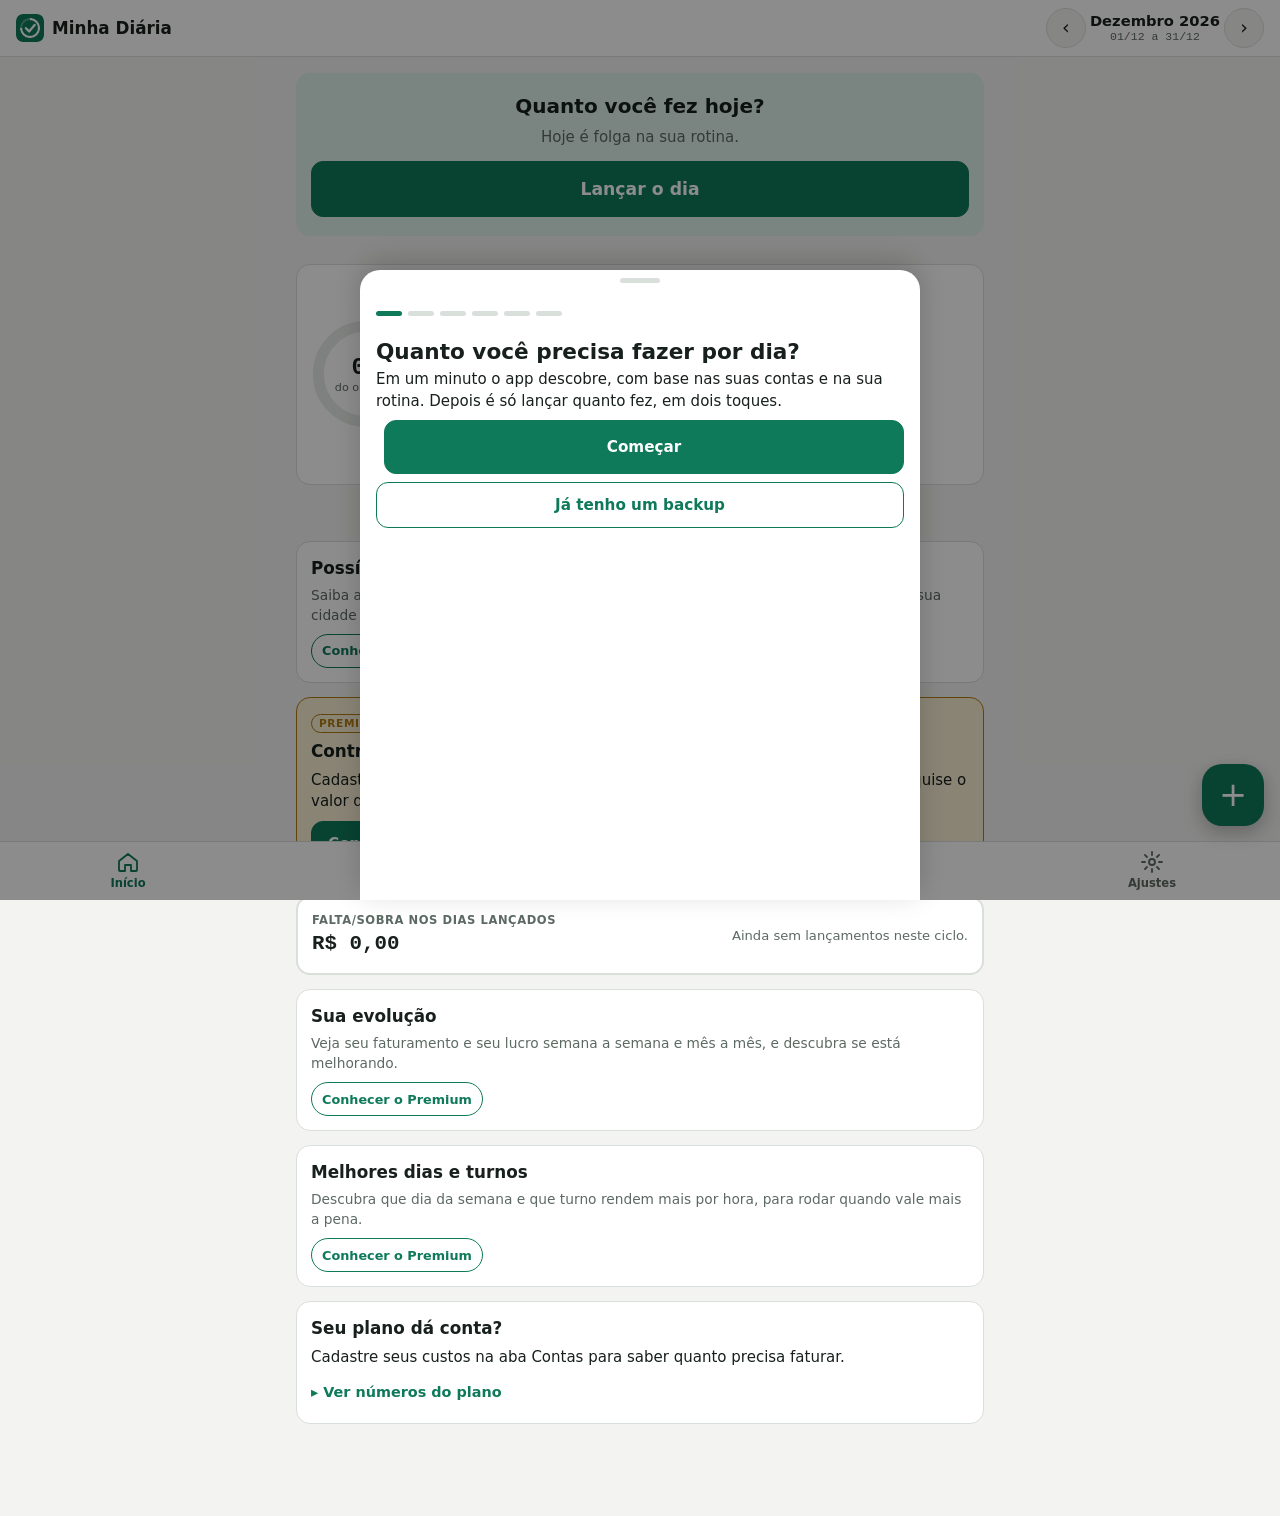
<file: index.html>
<!DOCTYPE html>
<html lang="pt-BR">
<head>
<meta charset="UTF-8">
<meta name="viewport" content="width=device-width, initial-scale=1, viewport-fit=cover">
<!-- Segurança: o navegador só roda scripts deste site e só conversa com os serviços listados. -->
<meta http-equiv="Content-Security-Policy" content="default-src 'self'; script-src 'self'; style-src 'self' 'unsafe-inline'; img-src 'self' data:; connect-src 'self' https://parallelum.com.br https://nominatim.openstreetmap.org https://router.project-osrm.org https://*.workers.dev https://api.open-meteo.com https://identitytoolkit.googleapis.com https://securetoken.googleapis.com https://firestore.googleapis.com; object-src 'none'; base-uri 'self'; form-action 'self'">
<title>Minha Diária</title>
<meta name="description" content="Controle diário para motoristas de aplicativo: quanto faturar por dia para pagar todas as contas do mês.">
<meta name="theme-color" content="#0f7a5a">
<link rel="manifest" href="manifest.webmanifest">
<link rel="icon" href="icons/icon-192.png" type="image/png">
<link rel="apple-touch-icon" href="icons/icon-192.png">
<link rel="stylesheet" href="styles.css">
</head>
<body>
<header class="top">
  <div class="brand"><img src="icons/icon-192.png" alt="" width="28" height="28"><span>Minha Diária</span><span class="pro-tag" id="proTag" hidden>Premium</span></div>
  <div class="cyc" aria-label="Ciclo">
    <button type="button" id="cPrev" class="ib" aria-label="Ciclo anterior">‹</button>
    <div class="cyc-txt"><strong id="cNome">–</strong><span id="cDatas" class="num"></span></div>
    <button type="button" id="cNext" class="ib" aria-label="Próximo ciclo">›</button>
  </div>
</header>

<main class="wrap">
  <!-- INÍCIO -->
  <section class="view" data-view="inicio">
    <div class="card hero" id="hero">
      <p class="hero-q">Quanto você fez hoje?</p>
      <p class="hero-meta" id="heroMeta"></p>
      <button type="button" class="btn big" id="heroBtn">Lançar o dia</button>
      <div class="pend" id="pend" hidden><span class="muted">Faltou lançar:</span><div class="chips" id="pendChips"></div></div>
    </div>

    <div id="devAviso"></div>
    <div id="avisos"></div>

    <div class="ring-card card">
      <svg class="ring" viewBox="0 0 120 120" aria-hidden="true"><circle cx="60" cy="60" r="52" class="ring-bg"/><circle cx="60" cy="60" r="52" class="ring-fg" id="ringFg"/></svg>
      <div class="ring-txt"><span class="num" id="pPct">0%</span><small>do objetivo</small></div>
      <dl class="ring-kv">
        <dt>Precisa fazer no mês</dt><dd class="num" id="tObj">–</dd>
        <dt>Por dia de trabalho</dt><dd class="num" id="tDia">–</dd>
        <dt>Feito</dt><dd class="num" id="tFeito">–</dd>
        <dt>Falta</dt><dd class="num" id="tFalta">–</dd>
      </dl>
    </div>
    <p class="muted center" id="tFaltaNote"></p>

    <div class="card pro-card" id="cardDin">
      <h2>Possíveis Dinâmicos</h2>
      <div id="dinBox"></div>
    </div>

    <div class="card upsell" id="upInicio">
      <span class="pro-tag">Premium</span>
      <h2>Controle suas finanças completas</h2>
      <p>Cadastre cartões, empréstimos, aluguel e dívidas parceladas, um por um. E pesquise o valor do seu carro na Tabela FIPE, o IPVA e os preços de oficinas perto de você.</p>
      <button type="button" class="btn" data-premium>Conhecer o Premium</button>
    </div>

    <div class="card fs" id="fsBox">
      <div><span class="lbl">Falta/Sobra nos dias lançados</span><span class="val num" id="tFS">–</span></div>
      <span class="note" id="tFSNote"></span>
    </div>

    <div class="card" id="porApp" hidden>
      <h2>Quanto veio de cada aplicativo</h2>
      <dl class="kv" id="porAppKv"></dl>
    </div>

    <div class="card" id="cardConq">
      <div class="h-row"><h2>Suas conquistas</h2><button type="button" class="btn tiny" id="btnResumo">Compartilhar o mês</button></div>
      <div class="streak" id="streak"></div>
      <div class="badges" id="badges"></div>
    </div>

    <div class="card pro-card" id="cardEvol">
      <div class="h-row"><h2>Sua evolução</h2><div class="seg sm" id="evolModo" role="radiogroup" aria-label="Período"><button type="button" data-m="sem">Semanas</button><button type="button" data-m="mes">Meses</button></div></div>
      <div id="evolBox"></div>
    </div>

    <div class="card pro-card" id="cardMelhores">
      <h2>Melhores dias e turnos</h2>
      <div id="melhoresBox"></div>
    </div>

    <div class="card" id="analise">
      <h2>Seu plano dá conta?</h2>
      <p id="aPlano"></p>
      <details class="mais"><summary>Ver números do plano</summary><dl class="kv" id="aKv"></dl></details>
    </div>
  </section>

  <!-- DIAS -->
  <section class="view" data-view="dias" hidden>
    <p class="muted">Toque num dia para lançar ou corrigir.</p>
    <div class="list" id="rows"></div>
  </section>

  <!-- CONTAS -->
  <section class="view" data-view="contas" hidden>
    <div class="card">
      <h2>Resumo de <span id="resumoNome"></span></h2>
      <dl class="kv" id="resumoContas"></dl>
    </div>

    <div class="card">
      <div class="h-row"><h2>Custos do carro</h2><button type="button" class="btn tiny" id="btnPesquisa">Pesquisar preços <span class="pro-mini">PRO</span></button></div>
      <p class="muted">Toque num atalho para adicionar. O combustível fica separado, abaixo.</p>
      <div class="chips add" id="chipsCarro"></div>
      <div id="listaCarro" class="items"></div>
    </div>

    <div class="card">
      <h2>Combustível e custo por km</h2>
      <p class="muted">No lançamento do dia você informa quanto gastou de combustível. O app calcula a sua média por km.</p>
      <div id="combBox" class="wz-st"></div>
      <p class="muted" id="combReal"></p>
      <div id="rkmBox" class="wz-st"></div>
      <p class="muted" id="rkmReal"></p>
      <dl class="kv" id="kmRes"></dl>
      <p class="muted" id="kmDica"></p>
      <p class="muted">Óleo, pneus e alinhamento podem ser cadastrados "a cada X km" em Custos do carro. Eles entram aqui.</p>
      <div id="abastBox" class="pro-card"></div>
    </div>

    <!-- Grátis: um número só -->
    <div class="card" id="cardCasa">
      <h2>Sua meta mensal</h2>
      <label>Quanto quer que sobre no mês (R$)<input type="text" inputmode="decimal" id="cfgRetirada" placeholder="0,00"></label>
      <p class="muted">O que você quer tirar limpo, depois do carro e do combustível, para pagar suas contas e para você. O app soma com os custos do carro e calcula quanto fazer por dia e por mês.</p>
    </div>
    <div class="card upsell" id="cardUpsell">
      <h2>Deseja ter controle das suas finanças completas?</h2>
      <p>Com o Premium você cadastra cada conta separada: cartões de crédito, empréstimos, aluguel, contas de casa e dívidas parceladas, e o app avisa quando cada uma termina.</p>
      <button type="button" class="btn" data-premium>Conhecer o Premium</button>
    </div>

    <!-- Premium: finanças completas -->
    <div id="premiumContas" hidden>
      <div class="card pro-card">
        <h2>Contas da casa e dívidas</h2>
        <div class="chips add" id="chipsCasa"></div>
        <div id="listaCasa" class="items"></div>
      </div>
      <div class="card pro-card">
        <h2>Faturas e contas só de <span class="nomeCiclo"></span></h2>
        <p class="muted">Valores que mudam todo mês, como a fatura de cada cartão.</p>
        <div id="listaExtra" class="items"></div>
        <div class="row-btns">
          <button type="button" class="btn ghost" id="addExtra">+ Fatura ou conta</button>
          <button type="button" class="btn ghost" id="copiaExtra">Copiar do ciclo anterior</button>
        </div>
      </div>
      <div class="card pro-card">
        <h2>Outras entradas</h2>
        <p class="muted">Salário, pensão, aluguel recebido. Reduz o que você precisa faturar.</p>
        <div id="listaEnt" class="items"></div>
        <button type="button" class="btn ghost" id="addEnt">+ Entrada</button>
      </div>
    </div>
  </section>

  <!-- ROTINA -->
  <section class="view" data-view="rotina" hidden>
    <div class="card">
      <h2>Dias que você roda</h2>
      <p class="muted">Toque no dia para ligar ou desligar. Ajuste as horas e quanto faz por hora com − e +.</p>
      <div id="rotina" class="rot"></div>
      <p class="sum" id="rotSoma"></p>
    </div>
    <div class="card pro-card" id="cardFer">
      <h2>Feriados</h2>
      <div id="ferBox"></div>
    </div>
    <div class="card">
      <h2>Datas especiais</h2>
      <p class="muted">Jogos, shows, feriados. A meta da data especial substitui a da rotina naquele dia.</p>
      <div id="listaEsp" class="items"></div>
      <button type="button" class="btn ghost" id="addEsp">+ Data especial</button>
    </div>
  </section>

  <!-- AJUSTES -->
  <section class="view" data-view="ajustes" hidden>
    <div class="card" id="cardPremium"></div>
    <div class="card" id="cardConta" hidden>
      <h2>Sua conta</h2>
      <div id="contaBox"></div>
    </div>
    <div class="card">
      <h2>Ciclo</h2>
      <p class="muted">O ciclo é o seu "mês": vai do dia em que as contas vencem até a véspera do próximo vencimento.</p>
      <div class="chips" id="chipsDia"></div>
      <p class="muted" id="cfgDiaDica"></p>
      <label>Começar a contar em <span class="opt">opcional</span><input type="date" id="cfgInicio"></label>
    </div>
    <div class="card">
      <h2>Backup</h2>
      <p class="muted">Seus dados ficam só neste celular. Faça um backup de vez em quando e guarde no Drive ou no WhatsApp.</p>
      <div class="row-btns">
        <button type="button" class="btn" id="bkExport">Salvar backup</button>
        <label class="btn ghost file">Importar backup<input type="file" id="bkImport" accept="application/json,.json"></label>
      </div>
      <p class="status" id="bkStatus" role="status"></p>
    </div>
    <div class="card" id="cardLembrete" hidden>
      <h2>Lembrete diário</h2>
      <p class="muted">Uma notificação no horário que você escolher: "Quanto você fez hoje?". Toque nela e o teclado de lançamento já abre.</p>
      <div class="r1 lembrete"><label class="switch"><input type="checkbox" id="lemAtivo"><span>Ligado</span></label><label>Horário<input type="time" id="lemHora" value="22:00"></label></div>
      <p class="status" id="lemStatus" role="status"></p>
    </div>
    <div class="card">
      <h2>Aparência</h2>
      <div class="seg" id="tema" role="radiogroup" aria-label="Tema">
        <button type="button" data-t="auto">Automático</button><button type="button" data-t="light">Claro</button><button type="button" data-t="dark">Escuro</button>
      </div>
    </div>
    <div class="card">
      <h2 id="sobreH">Sobre</h2>
      <p class="muted">O app Minha Diária não tem ligação com Uber, 99, inDrive ou outra empresa. Seus dados ficam no seu aparelho. <a href="privacidade.html">Política de privacidade</a>.</p>
      <div class="row-btns">
        <button type="button" class="btn ghost" id="refazer">Refazer configuração inicial</button>
        <button type="button" class="btn danger" id="apagar">Apagar todos os dados</button>
      </div>
    </div>
  </section>
</main>

<button type="button" class="fab" id="fab" aria-label="Lançar o dia">+</button>

<nav class="tabbar" id="tabbar" aria-label="Seções">
  <button type="button" data-go="inicio"><svg viewBox="0 0 24 24" aria-hidden="true"><path d="M3 11l9-7 9 7v9a1 1 0 0 1-1 1h-5v-6H9v6H4a1 1 0 0 1-1-1z"/></svg>Início</button>
  <button type="button" data-go="dias"><svg viewBox="0 0 24 24" aria-hidden="true"><path d="M4 5h16v15H4zM4 9h16M8 3v4M16 3v4"/></svg>Dias</button>
  <button type="button" data-go="contas"><svg viewBox="0 0 24 24" aria-hidden="true"><path d="M6 3h12v18l-3-2-3 2-3-2-3 2zM9 8h6M9 12h6"/></svg>Contas</button>
  <button type="button" data-go="rotina"><svg viewBox="0 0 24 24" aria-hidden="true"><circle cx="12" cy="12" r="9"/><path d="M12 7v5l3 2"/></svg>Rotina</button>
  <button type="button" data-go="ajustes"><svg viewBox="0 0 24 24" aria-hidden="true"><circle cx="12" cy="12" r="3"/><path d="M12 2v3M12 19v3M2 12h3M19 12h3M4.9 4.9l2.1 2.1M17 17l2.1 2.1M4.9 19.1L7 17M17 7l2.1-2.1"/></svg>Ajustes</button>
</nav>

<!-- Folha do teclado: lançar um dia -->
<div class="sheet" id="padSheet" hidden>
  <div class="sheet-bg" data-close></div>
  <div class="sheet-box" role="dialog" aria-modal="true" aria-labelledby="padTitulo">
    <div class="grab"></div>
    <div class="pad-head">
      <div><strong id="padTitulo">Hoje</strong><span class="muted" id="padSub"></span></div>
      <button type="button" class="ib" data-close aria-label="Fechar">✕</button>
    </div>
    <div class="chips" id="padDias"></div>
    <div class="seg sm" id="padModo" role="radiogroup" aria-label="Formato do lançamento"><button type="button" data-m="rapido">Rápido</button><button type="button" data-m="detalhado">Detalhado</button></div>
    <div id="padDet" hidden>
      <div class="pad-apps" id="padApps"></div>
      <div class="part-head"><span>Corridas particulares</span><button type="button" class="btn tiny" id="padAddPart">+ Corrida particular</button></div>
      <div id="padPart" class="parts"></div>
    </div>
    <div class="pad-fields">
      <button type="button" class="pf on" id="fVal"><small>Faturamento</small><output class="num" id="padDisplay">R$ 0,00</output></button>
      <button type="button" class="pf" id="fKm"><small>Km rodados</small><output class="num" id="padKmOut">0 km</output></button>
      <button type="button" class="pf" id="fComb"><small>Combustível</small><output class="num" id="padCombOut">R$ 0,00</output></button>
    </div>
    <p class="muted center pad-lucro" id="padLucro"></p>
    <div class="chips" id="padAtalhos"></div>
    <details class="mais" id="padMais"><summary>Gastos do dia, horas e turno <span class="opt">opcional</span></summary>
      <div class="pad-fields dois">
        <button type="button" class="pf sm" id="fGas"><small>Gastos do dia</small><output class="num" id="padGasOut">R$ 0,00</output></button>
        <button type="button" class="pf sm" id="fLit"><small>Litros abastecidos <span class="pro-mini">PRO</span></small><output class="num" id="padLitOut">0 L</output></button>
      </div>
      <p class="muted pad-dica">Gastos do dia: pedágio, lanche, lavagem. Eles saem do lucro do dia.</p>
      <label id="padPostoL" hidden>Posto onde abasteceu<input type="text" id="padPosto" maxlength="30" placeholder="Ex.: Posto Shell da Av. Brasil"></label>
      <div class="stepper" id="padHoras"></div>
      <div class="chips" id="padTurnos" aria-label="Turno"></div>
    </details>
    <div class="keys" id="keys"></div>
    <button type="button" class="btn big" id="padSalvar">Salvar</button>
  </div>
</div>

<!-- Folha genérica (configuração inicial, premium, pesquisa) -->
<div class="sheet" id="sheet" hidden>
  <div class="sheet-bg" data-close></div>
  <div class="sheet-box tall" role="dialog" aria-modal="true">
    <div class="grab"></div>
    <div id="sheetBody"></div>
  </div>
</div>

<div class="toast" id="toast" role="status" aria-live="polite" hidden></div>

<script src="premium.js"></script>
<!-- O app é dividido em arquivos por tela. A ordem importa: base primeiro, inicia por último. -->
<script src="js/base.js"></script>
<script src="js/interface.js"></script>
<script src="js/lancamento.js"></script>
<script src="js/inicio.js"></script>
<script src="js/dias.js"></script>
<script src="js/contas.js"></script>
<script src="js/rotina.js"></script>
<script src="js/ajustes.js"></script>
<script src="js/configuracao.js"></script>
<script src="js/premium-tela.js"></script>
<script src="js/pesquisa.js"></script>
<script src="js/lembretes.js"></script>
<script src="js/conquistas.js"></script>
<script src="js/analise.js"></script>
<script src="js/feriados.js"></script>
<script src="js/dev.js"></script>
<script src="js/nuvem-config.js"></script>
<script src="js/nuvem.js"></script>
<script src="js/inicia.js"></script>
</body>
</html>
</file>
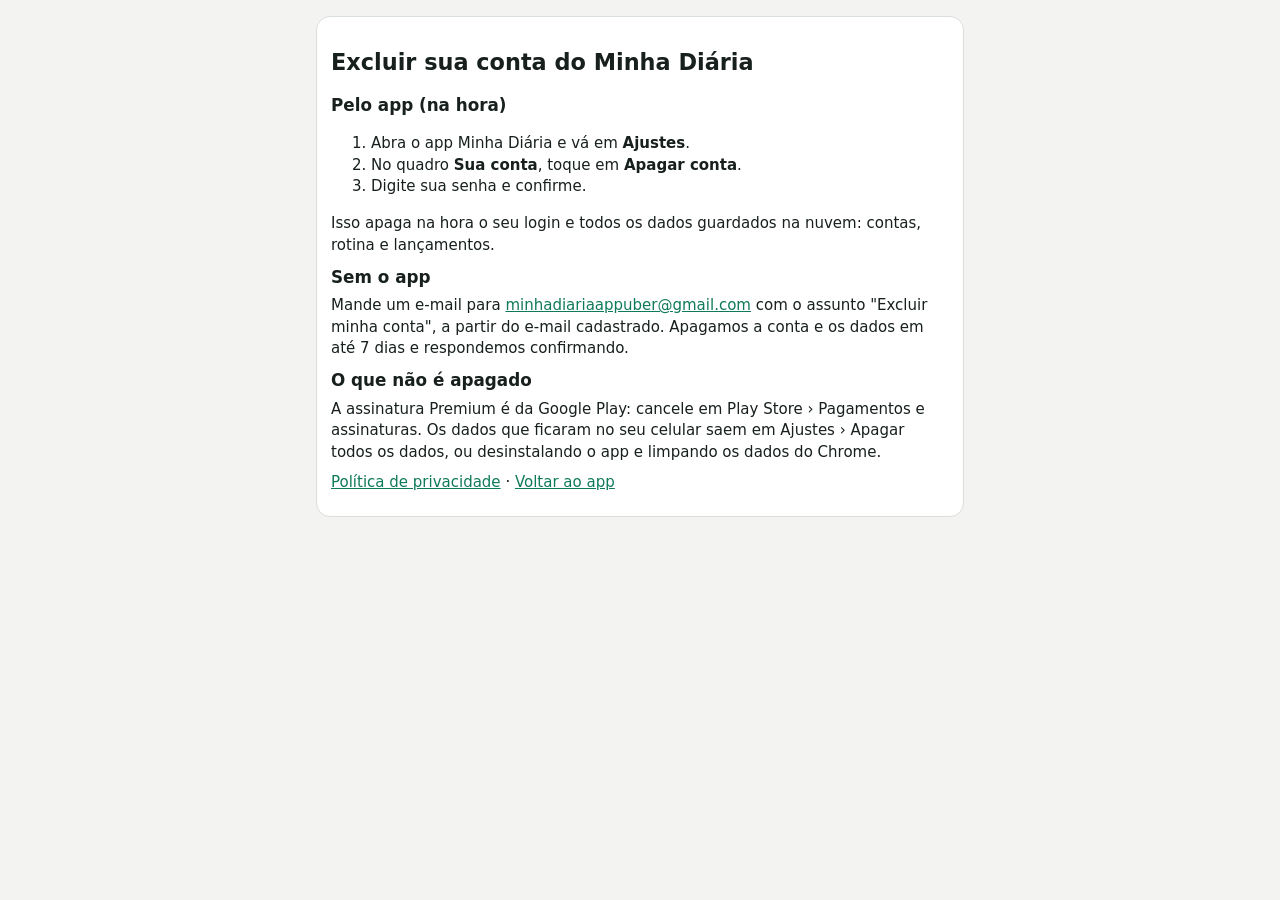
<file: excluir-conta.html>
<!DOCTYPE html>
<html lang="pt-BR">
<head>
<meta charset="UTF-8">
<meta name="viewport" content="width=device-width, initial-scale=1">
<title>Excluir conta · Minha Diária</title>
<link rel="stylesheet" href="styles.css">
<style>body{padding-bottom:24px}.wrap{max-width:680px}h1{font-size:1.4rem}</style>
</head>
<body>
<main class="wrap">
<div class="card">
<h1>Excluir sua conta do Minha Diária</h1>
<h2>Pelo app (na hora)</h2>
<ol>
<li>Abra o app Minha Diária e vá em <b>Ajustes</b>.</li>
<li>No quadro <b>Sua conta</b>, toque em <b>Apagar conta</b>.</li>
<li>Digite sua senha e confirme.</li>
</ol>
<p>Isso apaga na hora o seu login e todos os dados guardados na nuvem: contas, rotina e lançamentos.</p>
<h2>Sem o app</h2>
<p>Mande um e-mail para <a href="mailto:minhadiariaappuber@gmail.com?subject=Excluir%20minha%20conta">minhadiariaappuber@gmail.com</a> com o assunto "Excluir minha conta", a partir do e-mail cadastrado. Apagamos a conta e os dados em até 7 dias e respondemos confirmando.</p>
<h2>O que não é apagado</h2>
<p>A assinatura Premium é da Google Play: cancele em Play Store › Pagamentos e assinaturas. Os dados que ficaram no seu celular saem em Ajustes › Apagar todos os dados, ou desinstalando o app e limpando os dados do Chrome.</p>
<p><a href="privacidade.html">Política de privacidade</a> · <a href="index.html">Voltar ao app</a></p>
</div>
</main>
</body>
</html>
</file>
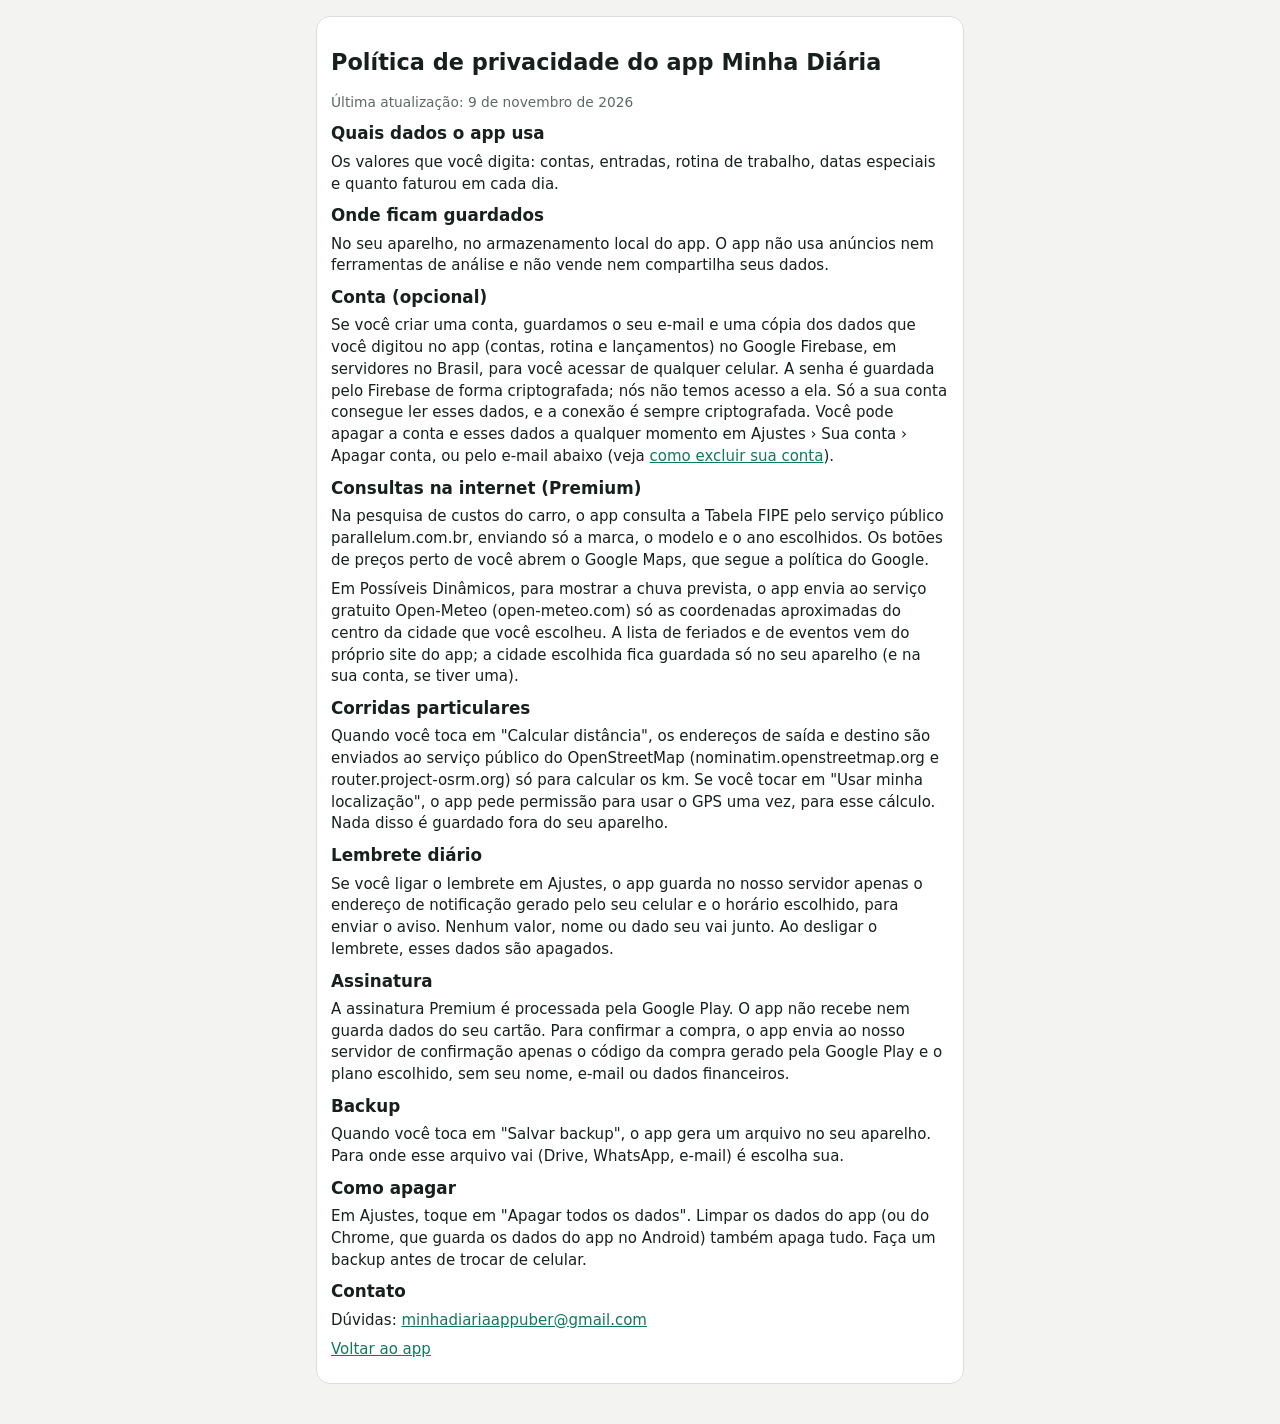
<file: privacidade.html>
<!DOCTYPE html>
<html lang="pt-BR">
<head>
<meta charset="UTF-8">
<meta name="viewport" content="width=device-width, initial-scale=1">
<title>Privacidade · Minha Diária</title>
<link rel="stylesheet" href="styles.css">
<style>body{padding-bottom:24px}.wrap{max-width:680px}h1{font-size:1.4rem}</style>
</head>
<body>
<main class="wrap">
<div class="card">
<h1>Política de privacidade do app Minha Diária</h1>
<p class="muted">Última atualização: 9 de novembro de 2026</p>
<h2>Quais dados o app usa</h2>
<p>Os valores que você digita: contas, entradas, rotina de trabalho, datas especiais e quanto faturou em cada dia.</p>
<h2>Onde ficam guardados</h2>
<p>No seu aparelho, no armazenamento local do app. O app não usa anúncios nem ferramentas de análise e não vende nem compartilha seus dados.</p>
<h2>Conta (opcional)</h2>
<p>Se você criar uma conta, guardamos o seu e-mail e uma cópia dos dados que você digitou no app (contas, rotina e lançamentos) no Google Firebase, em servidores no Brasil, para você acessar de qualquer celular. A senha é guardada pelo Firebase de forma criptografada; nós não temos acesso a ela. Só a sua conta consegue ler esses dados, e a conexão é sempre criptografada. Você pode apagar a conta e esses dados a qualquer momento em Ajustes › Sua conta › Apagar conta, ou pelo e-mail abaixo (veja <a href="excluir-conta.html">como excluir sua conta</a>).</p>
<h2>Consultas na internet (Premium)</h2>
<p>Na pesquisa de custos do carro, o app consulta a Tabela FIPE pelo serviço público parallelum.com.br, enviando só a marca, o modelo e o ano escolhidos. Os botões de preços perto de você abrem o Google Maps, que segue a política do Google.</p>
<p>Em Possíveis Dinâmicos, para mostrar a chuva prevista, o app envia ao serviço gratuito Open-Meteo (open-meteo.com) só as coordenadas aproximadas do centro da cidade que você escolheu. A lista de feriados e de eventos vem do próprio site do app; a cidade escolhida fica guardada só no seu aparelho (e na sua conta, se tiver uma).</p>
<h2>Corridas particulares</h2>
<p>Quando você toca em "Calcular distância", os endereços de saída e destino são enviados ao serviço público do OpenStreetMap (nominatim.openstreetmap.org e router.project-osrm.org) só para calcular os km. Se você tocar em "Usar minha localização", o app pede permissão para usar o GPS uma vez, para esse cálculo. Nada disso é guardado fora do seu aparelho.</p>
<h2>Lembrete diário</h2>
<p>Se você ligar o lembrete em Ajustes, o app guarda no nosso servidor apenas o endereço de notificação gerado pelo seu celular e o horário escolhido, para enviar o aviso. Nenhum valor, nome ou dado seu vai junto. Ao desligar o lembrete, esses dados são apagados.</p>
<h2>Assinatura</h2>
<p>A assinatura Premium é processada pela Google Play. O app não recebe nem guarda dados do seu cartão. Para confirmar a compra, o app envia ao nosso servidor de confirmação apenas o código da compra gerado pela Google Play e o plano escolhido, sem seu nome, e-mail ou dados financeiros.</p>
<h2>Backup</h2>
<p>Quando você toca em "Salvar backup", o app gera um arquivo no seu aparelho. Para onde esse arquivo vai (Drive, WhatsApp, e-mail) é escolha sua.</p>
<h2>Como apagar</h2>
<p>Em Ajustes, toque em "Apagar todos os dados". Limpar os dados do app (ou do Chrome, que guarda os dados do app no Android) também apaga tudo. Faça um backup antes de trocar de celular.</p>
<h2>Contato</h2>
<p>Dúvidas: <a href="mailto:minhadiariaappuber@gmail.com">minhadiariaappuber@gmail.com</a></p>
<p><a href="index.html">Voltar ao app</a></p>
</div>
</main>
</body>
</html>
</file>
<file: styles.css>
/* Meta do Dia: fontes do sistema (funciona offline), cores em tokens, claro e escuro */
:root{
  --bg:#f3f4f2; --surface:#ffffff; --fg:#17201c; --muted:#5d6a63; --line:#d9dfdb;
  --accent:#0f7a5a; --accent-fg:#ffffff; --accent-soft:#dff1ea; --good:#137a43; --good-bg:#e3f4ea; --bad:#b4372b; --bad-bg:#fbe7e4;
  --warn:#9a5b00; --warn-bg:#fdf0d9; --chip:#e8ece9; --gold:#b07d10; --gold-bg:#fbf1d6;
  --font:system-ui,-apple-system,"Segoe UI",Roboto,sans-serif; --num:ui-monospace,"Roboto Mono",monospace;
  --shadow:0 -8px 30px rgba(0,0,0,.18);
  color-scheme:light;
}
@media (prefers-color-scheme:dark){:root:not([data-theme="light"]){
  --bg:#111614; --surface:#19201d; --fg:#e7ece9; --muted:#9aa8a0; --line:#2c3632;
  --accent:#3cc497; --accent-fg:#06140f; --accent-soft:#183a2e; --good:#5fd48f; --good-bg:#16301f; --bad:#ff8a7a; --bad-bg:#3a1c18;
  --warn:#f2b45a; --warn-bg:#3a2a12; --chip:#242d29; --gold:#e8bd55; --gold-bg:#352a10; --shadow:0 -8px 30px rgba(0,0,0,.5); color-scheme:dark}}
:root[data-theme="dark"]{
  --bg:#111614; --surface:#19201d; --fg:#e7ece9; --muted:#9aa8a0; --line:#2c3632;
  --accent:#3cc497; --accent-fg:#06140f; --accent-soft:#183a2e; --good:#5fd48f; --good-bg:#16301f; --bad:#ff8a7a; --bad-bg:#3a1c18;
  --warn:#f2b45a; --warn-bg:#3a2a12; --chip:#242d29; --gold:#e8bd55; --gold-bg:#352a10; --shadow:0 -8px 30px rgba(0,0,0,.5); color-scheme:dark}
*,*::before,*::after{box-sizing:border-box}
html{-webkit-text-size-adjust:100%}
body{margin:0;background:var(--bg);color:var(--fg);font-family:var(--font);font-size:15px;line-height:1.45;
  padding-bottom:calc(76px + env(safe-area-inset-bottom));-webkit-tap-highlight-color:transparent}
body.travado{overflow:hidden}
h2{font-size:1.05rem;margin:0 0 6px;font-weight:700}
h3{font-size:.95rem;margin:0 0 8px}
p{margin:0 0 8px}
.muted,.hint{color:var(--muted);font-size:.86rem}
.center{text-align:center}
.num{font-family:var(--num);font-variant-numeric:tabular-nums}
.opt{font-weight:400;color:var(--muted);font-size:.75rem}
a{color:var(--accent)}
button{font-family:inherit;color:inherit}
:focus-visible{outline:2px solid var(--accent);outline-offset:2px}
[hidden]{display:none!important}

.top{position:sticky;top:0;z-index:5;background:var(--surface);border-bottom:1px solid var(--line);
  padding:calc(8px + env(safe-area-inset-top)) 16px 8px;display:flex;align-items:center;justify-content:space-between;gap:10px}
.brand{display:flex;align-items:center;gap:8px;font-weight:800;font-size:1.05rem;min-width:0}
.brand img{border-radius:7px}
.pro-tag{font-size:.66rem;font-weight:800;letter-spacing:.06em;text-transform:uppercase;background:var(--gold-bg);color:var(--gold);border:1px solid var(--gold);padding:1px 7px;border-radius:999px}
.pro-mini{font-size:.62rem;font-weight:800;background:var(--gold-bg);color:var(--gold);padding:0 5px;border-radius:4px;margin-left:4px}
.cyc{display:flex;align-items:center;gap:4px}
.cyc-txt{display:grid;text-align:center;line-height:1.15;min-width:100px}
.cyc-txt strong{font-size:.92rem}
.cyc-txt span{font-size:.72rem;color:var(--muted)}
.ib{width:40px;height:40px;flex:none;border-radius:999px;border:1px solid var(--line);background:var(--bg);color:var(--fg);font-size:1.2rem;line-height:1;cursor:pointer}

.wrap{max-width:720px;margin:0 auto;padding:16px}
.view{display:grid;gap:14px}
.view>*,.items>*,.item>*,.r1>*,.r2>*{min-width:0}
.card{background:var(--surface);border:1px solid var(--line);border-radius:14px;padding:14px}
.h-row{display:flex;justify-content:space-between;align-items:center;gap:8px;margin-bottom:6px}
.h-row h2{margin:0}
.lnk{background:none;border:0;padding:0;color:var(--accent);font:inherit;font-weight:700;text-decoration:underline;cursor:pointer;text-align:left}

/* Início */
.hero{display:grid;gap:6px;text-align:center;padding:18px 14px;background:var(--accent-soft);border-color:transparent}
.hero-q{font-size:1.25rem;font-weight:800;margin:0}
.hero-meta{color:var(--muted);margin:0 0 6px}
.pend{display:grid;gap:6px;margin-top:6px;justify-items:center}
.ring-card{display:grid;grid-template-columns:120px 1fr;gap:14px;align-items:center;position:relative}
.ring{width:120px;height:120px;transform:rotate(-90deg)}
.ring circle{fill:none;stroke-width:12}
.ring-bg{stroke:var(--chip)}
.ring-fg{stroke:var(--accent);stroke-linecap:round;stroke-dasharray:326.73;stroke-dashoffset:326.73;transition:stroke-dashoffset .5s}
.ring-txt{position:absolute;left:14px;top:50%;width:120px;transform:translateY(-50%);display:grid;text-align:center;line-height:1.1}
.ring-txt span{font-size:1.5rem;font-weight:800}
.ring-txt small{font-size:.7rem;color:var(--muted)}
.ring-kv{display:grid;grid-template-columns:auto 1fr;gap:4px 10px;margin:0;font-size:.9rem}
.ring-kv dt{color:var(--muted)}
.ring-kv dd{margin:0;text-align:right;font-weight:700;overflow-wrap:anywhere}
.fs{display:flex;justify-content:space-between;align-items:center;gap:10px;flex-wrap:wrap;border-width:2px}
.fs>div{display:grid}
.fs .lbl{font-size:.72rem;text-transform:uppercase;letter-spacing:.05em;color:var(--muted);font-weight:700}
.fs .val{font-size:1.3rem;font-weight:800}
.fs .note{font-size:.82rem;color:var(--muted)}
.fs.pos{background:var(--good-bg);border-color:var(--good)} .fs.pos .val{color:var(--good)}
.fs.neg{background:var(--bad-bg);border-color:var(--bad)} .fs.neg .val{color:var(--bad)}
details.mais>summary{cursor:pointer;color:var(--accent);font-weight:700;font-size:.9rem;padding:6px 0;list-style:none}
details.mais>summary::-webkit-details-marker{display:none}
details.mais>summary::before{content:"▸ "}
details.mais[open]>summary::before{content:"▾ "}

.kv{display:grid;grid-template-columns:1fr auto;gap:6px 12px;margin:8px 0 0}
.kv dt{color:var(--muted);font-size:.9rem}
.kv dd{margin:0;text-align:right;font-family:var(--num);font-variant-numeric:tabular-nums}
.kv .tot{font-weight:800;color:var(--fg);border-top:1px solid var(--line);padding-top:8px;font-size:1rem}
.pos{color:var(--good)} .neg{color:var(--bad)} .warn-t{color:var(--warn);font-family:var(--font);font-size:.8rem;font-weight:700}

/* Botões, chips, campos */
label{display:grid;gap:4px;font-size:.82rem;color:var(--muted);font-weight:600}
input,select{font:1rem var(--font);padding:10px;border:1px solid var(--line);border-radius:10px;background:var(--bg);color:var(--fg);min-width:0;width:100%;min-height:46px}
input[inputmode="decimal"],input[inputmode="numeric"]{font-family:var(--num)}
.btn{font:700 .95rem var(--font);background:var(--accent);color:var(--accent-fg);border:1px solid var(--accent);border-radius:12px;padding:11px 16px;cursor:pointer;min-height:46px;display:inline-flex;align-items:center;justify-content:center;gap:4px;text-decoration:none}
.btn.big{min-height:56px;font-size:1.08rem;width:100%}
.btn.tiny{min-height:34px;padding:4px 10px;font-size:.8rem;border-radius:999px;background:transparent;color:var(--accent)}
.btn.ghost{background:transparent;color:var(--accent)}
.btn.danger{background:transparent;color:var(--bad);border-color:var(--bad)}
.btn:disabled{opacity:.45;cursor:not-allowed}
.btn.file{position:relative;overflow:hidden}
.btn.file input{position:absolute;inset:0;opacity:0;cursor:pointer}
.btn.wide{width:100%;margin-top:8px}
.row-btns{display:flex;flex-wrap:wrap;gap:8px}
.status{font-size:.85rem;color:var(--muted);min-height:1.2em;margin:8px 0 0}
.chips{display:flex;flex-wrap:wrap;gap:8px}
.chip{display:inline-flex;align-items:center;min-height:40px;padding:6px 14px;border-radius:999px;border:1px solid var(--line);background:var(--surface);color:var(--fg);font-size:.9rem;font-weight:600;cursor:pointer;text-decoration:none;position:relative}
.chip.on,.chip[aria-pressed="true"]{background:var(--accent);border-color:var(--accent);color:var(--accent-fg)}
.chip.ok{border-color:var(--good);color:var(--good);background:var(--good-bg)}
.chip.warn{border-color:var(--warn);color:var(--warn);background:var(--warn-bg)}
.chip.add{border-style:dashed;color:var(--accent);min-height:36px;font-size:.85rem;padding:4px 12px}
.chip.date input{position:absolute;inset:0;opacity:0;width:100%;min-height:0;cursor:pointer}
.chips.big .chip{min-height:48px;min-width:64px;justify-content:center;font-size:1rem}
.chips.add{margin:4px 0 10px}

.stepper{display:grid;gap:4px}
.stepper.inline{display:inline-grid}
.st-rot{font-size:.82rem;color:var(--muted);font-weight:600}
.st-box{display:grid;grid-template-columns:44px minmax(64px,1fr) 44px;align-items:center;border:1px solid var(--line);border-radius:12px;background:var(--bg);overflow:hidden}
.st-box button{height:44px;border:0;background:var(--chip);font-size:1.35rem;font-weight:700;cursor:pointer;color:var(--accent)}
.st-box button:active{background:var(--accent);color:var(--accent-fg)}
.st-box output{text-align:center;font-weight:700;font-size:.95rem;padding:0 4px;white-space:nowrap}
.slider-row{display:flex;align-items:center;gap:12px}
.slider-row input{flex:1;accent-color:var(--accent);min-height:44px;padding:0;border:0;background:none}
.slider-row b{font-size:1.2rem;min-width:3.2em;text-align:right}
.grid2{display:grid;grid-template-columns:repeat(2,minmax(0,1fr));gap:10px;margin:6px 0}
.grid3{display:grid;grid-template-columns:repeat(3,minmax(0,1fr));gap:8px;margin:6px 0}
.seg{display:flex;border:1px solid var(--line);border-radius:12px;overflow:hidden}
.seg button{flex:1;min-height:44px;border:0;background:transparent;color:var(--fg);font-weight:600;cursor:pointer}
.seg button[aria-checked="true"]{background:var(--accent);color:var(--accent-fg)}
.seg.sm button{min-height:38px;font-size:.85rem}

/* Dias */
.list{display:grid;gap:6px}
.day{display:grid;grid-template-columns:50px 1fr auto;gap:10px;align-items:center;background:var(--surface);border:1px solid var(--line);border-radius:12px;padding:10px;text-align:left;cursor:pointer;width:100%;font:inherit}
.day:disabled{cursor:default}
.day.off{opacity:.6}
.day.today{border-color:var(--accent);border-width:2px}
.day.pend{border-color:var(--warn)}
.day.pend .v{color:var(--warn);font-family:var(--font);font-weight:700;font-size:.85rem;background:var(--warn-bg);padding:4px 10px;border-radius:999px}
.day .d{display:grid;line-height:1.1;text-align:center}
.day .d b{font-family:var(--num);font-size:.98rem}
.day .d small{color:var(--muted);font-size:.72rem;text-transform:uppercase}
.day .p{min-width:0;display:grid;gap:1px}
.day .pl{font-size:.88rem;white-space:nowrap;overflow:hidden;text-overflow:ellipsis}
.day .mt{font-size:.78rem;color:var(--muted)}
.day .ac{font-size:.76rem}
.day .v{font-weight:700;text-align:right}
.chip-s{display:inline-block;font-size:.66rem;font-weight:800;padding:0 6px;border-radius:999px;background:var(--accent);color:var(--accent-fg);margin-right:4px;vertical-align:1px}

/* Listas editáveis */
.items{display:grid;gap:8px;margin:6px 0 10px}
.item{border:1px solid var(--line);border-radius:12px;background:var(--bg)}
details.item>summary{list-style:none;display:flex;justify-content:space-between;gap:10px;align-items:center;padding:12px;cursor:pointer;min-height:50px}
details.item>summary::-webkit-details-marker{display:none}
details.item>summary .nm{flex:1;min-width:0;overflow:hidden;text-overflow:ellipsis;white-space:nowrap;font-weight:600}
details.item>summary>.num{flex:none;font-size:.9rem}
details.item>summary::after{content:"▾";color:var(--muted)}
details.item[open]>summary::after{content:"▴"}
details.item[open]>summary{border-bottom:1px solid var(--line)}
details.item>:not(summary){margin:10px 10px 0}
details.item>:last-child{margin-bottom:10px}
.r1{display:grid;grid-template-columns:1fr 112px 44px;gap:8px;align-items:end}
.r1.code{grid-template-columns:1fr auto;margin-top:6px}
.r2{display:grid;grid-template-columns:repeat(2,minmax(0,1fr));gap:8px;align-items:end}
.item .eq{font-size:.78rem;color:var(--muted)}
.item .eq:empty{display:none}
.del{width:44px;height:46px;border-radius:10px;border:1px solid var(--line);background:var(--surface);color:var(--bad);font-size:1.05rem;cursor:pointer}
.tg{font-size:.66rem;font-weight:700;padding:1px 6px;border-radius:999px;background:var(--chip);color:var(--muted);vertical-align:1px}
.empty{color:var(--muted);font-size:.86rem;font-style:italic;margin:0}
.upsell{background:var(--gold-bg);border-color:var(--gold)}
.upsell h2{color:var(--fg)}

/* Rotina */
.rot{display:grid;gap:8px;margin-top:8px}
.rd{display:grid;grid-template-columns:64px 1fr 1fr;gap:8px;align-items:end}
.rd.off{grid-template-columns:64px 1fr}
.daytg{height:68px;border-radius:12px;border:1px solid var(--accent);background:var(--accent);color:var(--accent-fg);display:grid;place-content:center;cursor:pointer;line-height:1.2}
.daytg small{font-size:.68rem;font-family:var(--num)}
.rd.off .daytg{background:var(--surface);color:var(--muted);border:1px dashed var(--line);height:48px}
.rd .st-box{grid-template-columns:38px minmax(48px,1fr) 38px}
.rd .st-box button{height:42px}
.rd .st-rot{font-size:.72rem}
.sum{margin:12px 0 0;font-size:.9rem}

/* Barra inferior e botão + */
.tabbar{position:fixed;left:0;right:0;bottom:0;z-index:20;background:var(--surface);border-top:1px solid var(--line);
  display:grid;grid-template-columns:repeat(5,1fr);padding-bottom:env(safe-area-inset-bottom)}
.tabbar button{border:0;background:none;color:var(--muted);font-size:.72rem;font-weight:600;padding:8px 0 10px;display:grid;justify-items:center;gap:2px;cursor:pointer;min-height:58px}
.tabbar svg{width:24px;height:24px;fill:none;stroke:currentColor;stroke-width:1.8;stroke-linecap:round;stroke-linejoin:round}
.tabbar button[aria-current="page"]{color:var(--accent)}
.fab{position:fixed;right:16px;bottom:calc(74px + env(safe-area-inset-bottom));z-index:21;width:62px;height:62px;border-radius:20px;border:0;
  background:var(--accent);color:var(--accent-fg);font-size:2.1rem;font-weight:400;line-height:1;cursor:pointer;box-shadow:0 6px 18px rgba(0,0,0,.25)}

/* Folhas */
.sheet{position:fixed;inset:0;z-index:40;display:flex;align-items:flex-end;justify-content:center}
.sheet-bg{position:absolute;inset:0;background:rgba(0,0,0,.45)}
.sheet-box{position:relative;width:100%;max-width:560px;background:var(--surface);border-radius:20px 20px 0 0;box-shadow:var(--shadow);
  padding:8px 16px calc(16px + env(safe-area-inset-bottom));display:grid;gap:10px;max-height:94vh;overflow:auto;animation:sobe .2s ease-out}
.sheet-box.tall{min-height:70vh;align-content:start}
@keyframes sobe{from{transform:translateY(40px);opacity:.4}to{transform:none;opacity:1}}
@media (prefers-reduced-motion:reduce){.sheet-box{animation:none}}
.grab{width:40px;height:5px;border-radius:9px;background:var(--line);justify-self:center}
.pad-head{display:flex;justify-content:space-between;align-items:center;gap:8px}
.pad-head strong{font-size:1.15rem}
.pad-display{display:block;text-align:center;font-size:2.4rem;font-weight:800;padding:6px 0;letter-spacing:-.02em}
.pad-display.zero{color:var(--muted)}
.keys{display:grid;grid-template-columns:repeat(3,1fr);gap:8px}
.key{height:58px;border-radius:14px;border:0;background:var(--chip);font:700 1.5rem var(--num);cursor:pointer;color:var(--fg)}
.key:active{background:var(--accent);color:var(--accent-fg)}
.key.bs{font-family:var(--font);font-size:1.3rem}
@media (max-height:700px){.key{height:48px}.pad-display{font-size:2rem;padding:0}}

/* Configuração inicial, premium, pesquisa */
.wz-top{display:flex;justify-content:space-between;align-items:center;gap:8px;min-height:40px}
.dots{display:flex;gap:6px}
.dots i{width:26px;height:5px;border-radius:9px;background:var(--line)}
.dots i.on{background:var(--accent)}
.wz-h{font-size:1.35rem;line-height:1.2;margin:6px 0 4px}
.wz-nav{display:grid;grid-template-columns:auto 1fr;gap:8px;margin-top:8px}
.wz-nav .btn:last-child{min-height:54px}
.wz-vals{display:grid;gap:8px}
.wz-val{grid-template-columns:1fr 130px;align-items:center;color:var(--fg);font-size:.92rem}
.wz-val small{color:var(--muted);font-weight:400;display:block}
.wz-st{display:grid;gap:10px;margin-top:6px}
.big-in{display:flex;align-items:center;gap:8px;border:2px solid var(--accent);border-radius:14px;padding:4px 14px;background:var(--bg)}
.big-in span{font-size:1.4rem;color:var(--muted);font-weight:700}
.big-in input{border:0;background:none;font-size:1.8rem;font-weight:800;padding:8px 0}
.big-in input:focus-visible{outline:none}
.wz-res{display:grid;gap:4px;text-align:center;background:var(--accent-soft);border-radius:14px;padding:16px}
.wz-res>b{font-size:2rem;color:var(--accent)}
.beneficios{margin:0;padding-left:20px;display:grid;gap:8px}
.planos{display:grid;gap:8px}
.pq{border-top:1px solid var(--line);padding-top:12px;display:grid;gap:8px}
.pq-res{display:grid;gap:2px;align-content:end}
.pq-res b{font-size:1.3rem}

.toast{position:fixed;left:16px;right:16px;bottom:calc(148px + env(safe-area-inset-bottom));z-index:50;max-width:520px;margin:0 auto;
  background:var(--fg);color:var(--bg);border-radius:14px;padding:12px 14px;display:flex;align-items:center;justify-content:space-between;gap:10px;font-weight:600;box-shadow:0 6px 18px rgba(0,0,0,.3)}
.toast button{background:none;border:1px solid currentColor;color:inherit;border-radius:999px;padding:6px 12px;font-weight:700;cursor:pointer;white-space:nowrap}
.ring-card{grid-template-columns:110px 1fr}
.ring{width:110px;height:110px}
.ring-txt{width:110px}
.ring-kv{grid-template-columns:1fr;gap:0}
.ring-kv dt{font-size:.75rem}
.ring-kv dd{text-align:left;font-size:1.05rem;margin-bottom:6px}
.brand span{white-space:nowrap}
@media (max-width:440px){.top .pro-tag{display:none}}
.wz-res2{display:grid;grid-template-columns:1fr 1fr;gap:10px}
.wz-res2>div{display:grid;gap:2px;text-align:center;background:var(--accent-soft);border-radius:14px;padding:14px 8px}
.wz-res2 b{font-size:1.45rem;color:var(--accent);overflow-wrap:anywhere}
.upsell .pro-tag{display:inline-block;margin-bottom:6px}
.chip.locked{color:var(--muted)}
.pad-fields{display:grid;grid-template-columns:1fr 1fr;gap:8px}
.pad-fields .pf:first-child{grid-column:1/-1}
.pf{display:grid;gap:0;text-align:left;border:2px solid var(--line);border-radius:14px;background:var(--bg);padding:8px 12px;cursor:pointer;min-width:0}
.pf small{font-size:.75rem;color:var(--muted);font-weight:700}
.pf output{font-size:1.7rem;font-weight:800;white-space:nowrap;overflow:hidden;text-overflow:ellipsis}
.pf.zero output{color:var(--muted)}
.pf.on{border-color:var(--accent);background:var(--surface)}
.pad-lucro{min-height:1.3em;margin:0;font-size:.85rem}
.treme{animation:treme .3s}
@keyframes treme{25%{transform:translateX(-6px)}75%{transform:translateX(6px)}}
#kmSt .st-box{grid-template-columns:38px minmax(48px,1fr) 38px}
@media (max-height:700px){.pf output{font-size:1.4rem}}
.pad-apps{display:grid;grid-template-columns:repeat(2,minmax(0,1fr));gap:8px}
.pf.sm{padding:6px 10px;border-width:2px}
.pf.sm output{font-size:1.15rem}
.pf.add{border-style:dashed;color:var(--accent);font-weight:700;align-content:center}
.pf.total{background:var(--accent-soft);border-color:transparent;cursor:default}
.part-head{display:flex;justify-content:space-between;align-items:center;margin-top:10px;font-weight:700;font-size:.9rem}
.parts{display:grid;gap:6px;margin-top:6px}
.part{display:grid;grid-template-columns:1fr auto 44px;gap:8px;align-items:center;background:var(--bg);border:1px solid var(--line);border-radius:12px;padding:6px 6px 6px 12px}
.part .nm{min-width:0;display:grid;font-size:.88rem;overflow:hidden;text-overflow:ellipsis;white-space:nowrap}
.part small{color:var(--muted);font-size:.75rem}
.part .del{height:40px}
/* Tela de venda do Premium */
.sheet-box.venda-box{padding-top:0;padding-left:0;padding-right:0}
.venda-box .venda{margin:0}
.sheet-box.venda-box .grab{position:absolute;top:8px;left:50%;transform:translateX(-50%);z-index:1;background:rgba(255,255,255,.5)}
.venda{display:grid;gap:14px;margin:0 -16px}
.venda>*{margin:0 16px}
.v-hero{margin:0;padding:22px 16px 20px;background:linear-gradient(150deg,#0b5e45 0%,#0f7a5a 55%,#2a9a74 100%);color:#fff;border-radius:20px 20px 0 0}
.v-hero .ib{background:rgba(255,255,255,.15);border-color:transparent;color:#fff}
.v-hero .pro-tag{background:#f7d774;color:#4a3500;border-color:#f7d774}
.v-hero h2{font-size:1.5rem;line-height:1.2;margin:14px 0 8px;text-wrap:balance}
.v-hero p{margin:0;opacity:.92;font-size:.95rem}
.v-ok{background:var(--good-bg);color:var(--good);border-radius:12px;padding:12px}
.v-ben{display:grid;gap:12px}
.v-b{display:grid;grid-template-columns:44px 1fr;gap:12px;align-items:start}
.v-b b{font-size:1rem}
.v-b p{margin:2px 0 0;color:var(--muted);font-size:.88rem}
.v-ic{width:44px;height:44px;border-radius:12px;background:var(--accent-soft);color:var(--accent);display:grid;place-items:center}
.v-ic svg{width:24px;height:24px;fill:none;stroke:currentColor;stroke-width:1.8;stroke-linecap:round;stroke-linejoin:round}
.v-ancora{background:var(--gold-bg);border:1px solid var(--gold);border-radius:12px;padding:12px;font-size:.92rem;text-align:center}
.v-planos{display:grid;gap:10px}
.v-plano{position:relative;display:grid;grid-template-columns:22px 1fr auto;gap:10px;align-items:center;text-align:left;width:100%;padding:14px 12px;border:2px solid var(--line);border-radius:14px;background:var(--surface);cursor:pointer;font:inherit;color:var(--fg)}
.v-plano.on{border-color:var(--accent);background:var(--accent-soft)}
.v-radio{width:20px;height:20px;border-radius:50%;border:2px solid var(--line)}
.v-plano.on .v-radio{border:6px solid var(--accent)}
.v-nome,.v-preco{display:grid;line-height:1.25}
.v-nome small{color:var(--good);font-weight:700;font-size:.8rem}
.v-preco{text-align:right}
.v-preco b{font-size:1.1rem}
.v-preco small{color:var(--muted);font-size:.75rem}
.v-selo{position:absolute;top:-10px;right:12px;background:var(--gold);color:#fff;font-size:.68rem;font-weight:800;text-transform:uppercase;letter-spacing:.05em;padding:2px 8px;border-radius:999px}
:root[data-theme="dark"] .v-selo{color:#2a1f00}
.v-cta{font-size:1.1rem;min-height:58px;box-shadow:0 6px 18px rgba(15,122,90,.35)}
.v-conf{text-align:center;font-size:.8rem;color:var(--muted);margin:-4px 16px 0}

/* ---------- avisos, conquistas, análises (nov/2026) ---------- */
.pad-fields.dois .pf:first-child{grid-column:auto}
.pad-dica{margin:6px 0 8px}
#padMais label,#padMais .stepper{margin-top:8px}
#padTurnos{margin-top:8px}
#avisos{display:grid;gap:10px}
#avisos:empty{display:none}
.aviso{display:grid;gap:4px;border-left:4px solid var(--warn);background:var(--warn-bg)}
.aviso.neg{border-left-color:var(--bad);background:var(--bad-bg)}
.aviso p{margin:0;font-size:.88rem}
.aviso .row-btns{margin-top:6px}
.streak{display:flex;gap:12px;align-items:center;margin:6px 0 10px}
.streak .fogo{font-size:2.2rem;font-weight:800;color:var(--accent);min-width:56px;height:56px;border-radius:999px;background:var(--accent-soft);display:grid;place-items:center}
.streak span{display:grid;gap:2px}
.badges{display:flex;flex-wrap:wrap;gap:6px}
.badge{display:inline-flex;gap:4px;align-items:center;font-size:.78rem;font-weight:700;padding:4px 10px;border-radius:999px;background:var(--chip);color:var(--muted)}
.badge.on{background:var(--gold-bg);color:var(--gold)}
.trava{display:grid;gap:8px;justify-items:start}
.trava p{margin:0}
.graf{width:100%;height:auto;display:block;margin-top:6px}
.graf .b-fat{fill:var(--accent)}
.graf .b-luc{fill:var(--gold)}
.graf .eixo{stroke:var(--line)}
.graf text{fill:var(--muted);font-size:10px;font-family:var(--font)}
.legenda{font-size:.8rem;color:var(--muted);display:flex;gap:6px;align-items:center;margin:6px 0 0}
.lg{display:inline-block;width:10px;height:10px;border-radius:3px;margin-left:6px}
.lg.fat{background:var(--accent);margin-left:0}.lg.luc{background:var(--gold)}
.rank{display:grid;gap:6px;margin-top:6px}
.rk{display:grid;grid-template-columns:44px 1fr auto;gap:8px;align-items:center;font-size:.88rem}
.rk .bar{height:10px;border-radius:999px;background:var(--chip);overflow:hidden}
.rk .bar i{display:block;height:100%;background:var(--accent);opacity:.55;border-radius:999px}
.rk.top .bar i{opacity:1}
.rk.top b{color:var(--accent)}
#abastBox h3{font-size:.95rem;margin:14px 0 0}
.switch{display:flex;gap:8px;align-items:center;font-size:.95rem;color:var(--fg);font-weight:600}
.switch input{width:22px;height:22px;min-height:0;accent-color:var(--accent)}
.lembrete{display:grid;grid-template-columns:auto 1fr;gap:12px;align-items:end}
.resumo-img{width:100%;max-width:320px;justify-self:center;border-radius:14px;margin:10px auto;display:block;border:1px solid var(--line)}
.v-trial{font-size:.82rem;color:var(--muted);text-align:center;margin:6px 0 0}
.venda>.btn.big{width:auto}
/* modo desenvolvedor: selo PRO nos recursos do Premium */
.dev-aviso{border:2px dashed var(--gold);background:var(--gold-bg);display:grid;gap:6px}
.dev-aviso p,.dev-aviso ul{margin:0;font-size:.86rem}
.dev-aviso ul{padding-left:18px}
body.dev .pro-card>h2::after,body.dev .pro-card h3::after,body.dev .pro-card .h-row h2::after{content:"PRO";font-size:.62rem;font-weight:800;background:var(--gold-bg);color:var(--gold);padding:1px 5px;border-radius:4px;margin-left:6px;vertical-align:middle}
.danger-t{color:var(--bad)!important;border-color:var(--bad)!important}
.btn.wide{width:100%}

/* configuração: separação entre os itens e os valores; horas por dia */
.wz-sep{margin:6px 0 0;padding-top:12px;border-top:1px solid var(--line);font-weight:600;font-size:.9rem;color:var(--muted)}
.wz-dias{display:grid;gap:8px;margin-top:4px}
.wz-dias>.btn{justify-self:start}
/* feriados e possíveis dinâmicos */
.cid-sel{display:grid;grid-template-columns:90px 1fr;gap:8px}
.cid-atual{display:flex;flex-wrap:wrap;gap:6px;align-items:center}
.linkbtn{background:none;border:0;padding:0;color:var(--accent);font:inherit;font-weight:600;text-decoration:underline;cursor:pointer}
.fer-lista,.din-lista{display:grid;gap:8px;margin:8px 0}
.fer,.din{display:grid;grid-template-columns:58px minmax(0,1fr) auto;gap:10px;align-items:center;padding:10px;border:1px solid var(--line);border-radius:12px}
.fer.on{border-color:var(--accent);background:var(--accent-soft)}
.fer-d{display:grid;text-align:center;line-height:1.15}.fer-d small,.fer-t small{color:var(--muted);font-size:.8rem}
.fer-t{display:grid;gap:2px;min-width:0}.fer-t b{overflow-wrap:anywhere}
.tag{display:inline-block;font-size:.7rem;font-weight:700;padding:1px 6px;border-radius:6px;background:var(--chip);color:var(--fg)}
.tag.t-est{background:var(--warn-bg);color:var(--warn)}.tag.t-mun{background:var(--good-bg);color:var(--good)}.tag.t-fac{background:var(--chip);color:var(--muted)}
.din.t-chuva{border-left:4px solid var(--accent)}.din.t-fer{border-left:4px solid var(--warn)}.din.t-cid,.din.t-nac{border-left:4px solid var(--gold)}
.fonte{font-size:.78rem}
.wz-dias .stepper{display:grid;grid-template-columns:48px 1fr;align-items:center;gap:8px}.wz-dias .st-rot{margin:0;font-weight:600}
</file>
